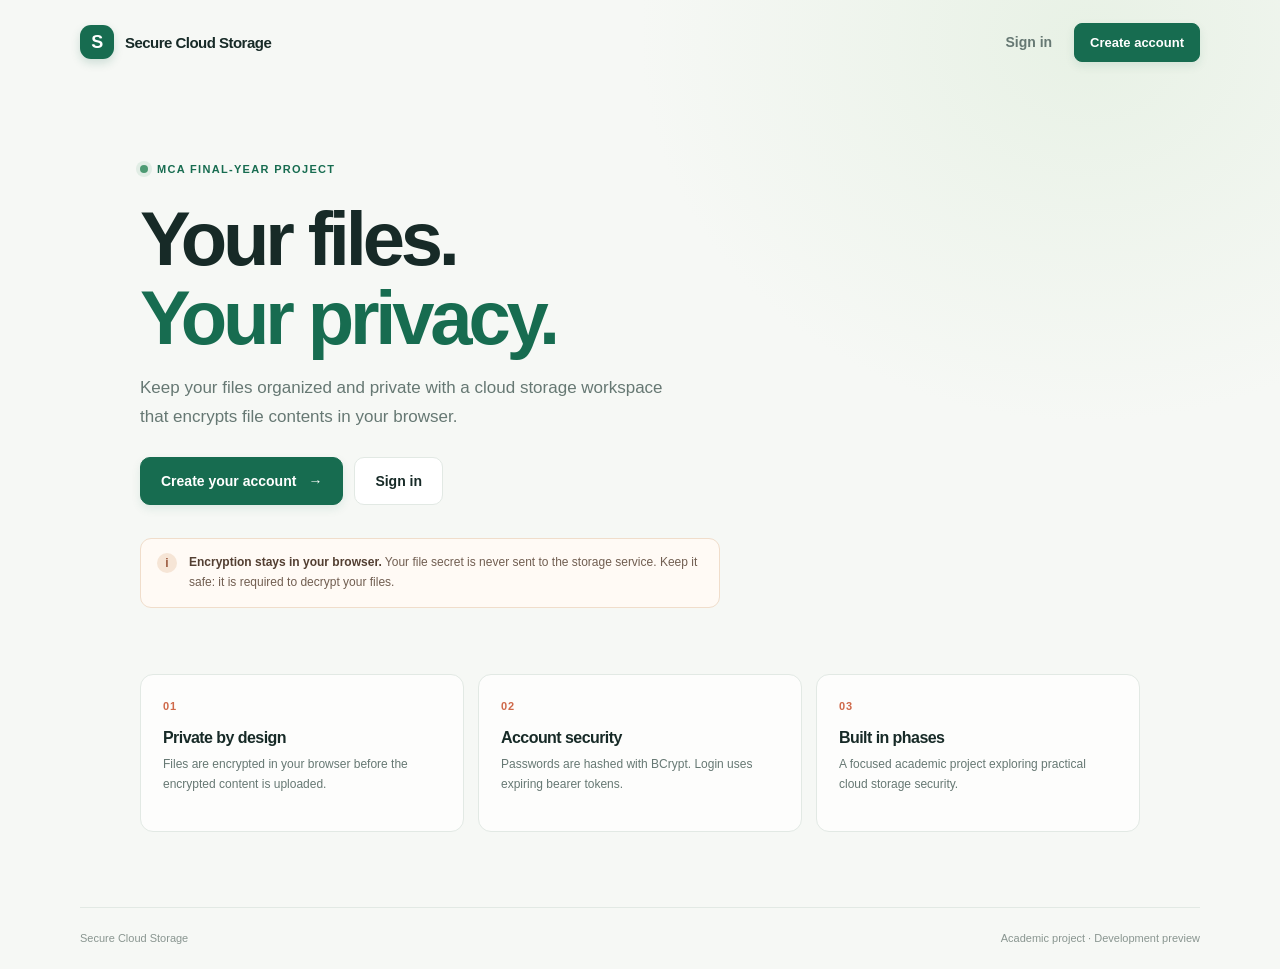
<file: frontend/index.html>
<!doctype html>
<html lang="en">
<head>
    <meta charset="utf-8">
    <meta name="viewport" content="width=device-width, initial-scale=1">
    <meta name="description" content="A secure cloud storage project in active development.">
    <title>Secure Cloud Storage</title>
    <link rel="stylesheet" href="css/style.css">
    <script src="js/api.js" defer></script>
    <script src="js/auth.js" defer></script>
</head>
<body data-page="home">
    <header class="site-header">
        <a class="brand" href="index.html" aria-label="Secure Cloud Storage home">
            <span class="brand-mark" aria-hidden="true">S</span>
            <span>Secure Cloud Storage</span>
        </a>
        <nav class="site-nav" aria-label="Main navigation">
            <a class="nav-link" href="login.html">Sign in</a>
            <a class="button button-small" href="register.html">Create account</a>
        </nav>
    </header>

    <main class="home-main">
        <section class="hero">
            <p class="eyebrow"><span class="status-dot"></span> MCA final-year project</p>
            <h1>Your files.<br><span class="text-accent">Your privacy.</span></h1>
            <p class="hero-copy">
                Keep your files organized and private with a cloud storage
                workspace that encrypts file contents in your browser.
            </p>
            <div class="hero-actions">
                <a class="button" href="register.html">Create your account <span aria-hidden="true">→</span></a>
                <a class="button button-secondary" href="login.html">Sign in</a>
            </div>
            <div class="notice" role="note">
                <span class="notice-icon" aria-hidden="true">i</span>
                <p><strong>Encryption stays in your browser.</strong> Your file secret is never sent to the storage service. Keep it safe: it is required to decrypt your files.</p>
            </div>
        </section>

        <section class="feature-grid" aria-label="Project principles">
            <article class="feature-card">
                <span class="feature-number">01</span>
                <h2>Private by design</h2>
                <p>Files are encrypted in your browser before the encrypted content is uploaded.</p>
            </article>
            <article class="feature-card">
                <span class="feature-number">02</span>
                <h2>Account security</h2>
                <p>Passwords are hashed with BCrypt. Login uses expiring bearer tokens.</p>
            </article>
            <article class="feature-card">
                <span class="feature-number">03</span>
                <h2>Built in phases</h2>
                <p>A focused academic project exploring practical cloud storage security.</p>
            </article>
        </section>
    </main>

    <footer class="site-footer">
        <span>Secure Cloud Storage</span>
        <span>Academic project · Development preview</span>
    </footer>
</body>
</html>
</file>
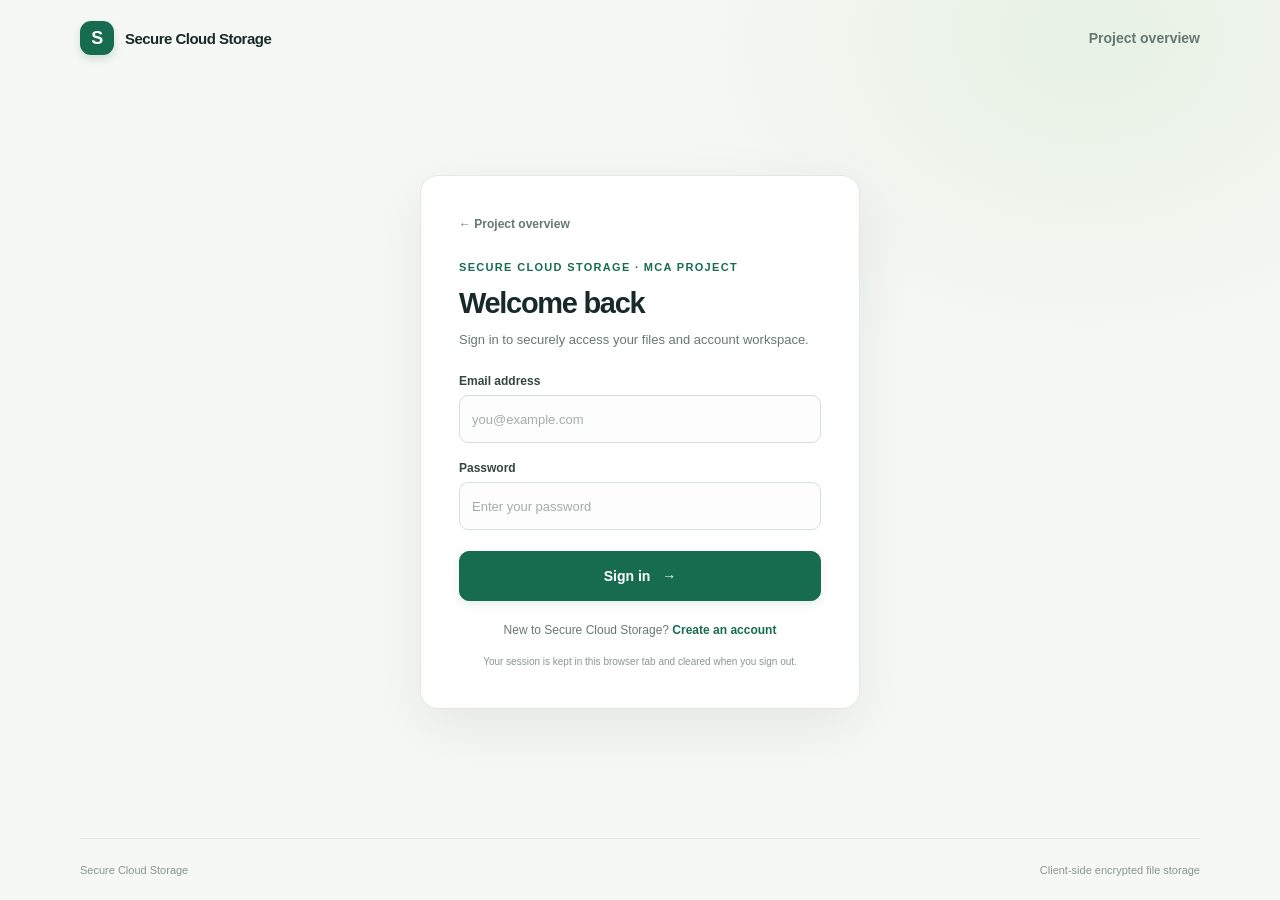
<file: frontend/dashboard.html>
<!doctype html>
<html lang="en">
<head>
    <meta charset="utf-8">
    <meta name="viewport" content="width=device-width, initial-scale=1">
    <meta name="description" content="Secure Cloud Storage account dashboard.">
    <title>Dashboard · Secure Cloud Storage</title>
    <link rel="stylesheet" href="css/style.css">
    <link rel="stylesheet" href="css/dashboard.css">
    <script src="js/api.js" defer></script>
    <script src="js/encryption.js" defer></script>
    <script src="js/dashboard.js" defer></script>
    <script src="js/file-manager.js" defer></script>
</head>
<body class="dashboard-page" data-page="dashboard">
    <header class="site-header dashboard-header">
        <a class="brand" href="dashboard.html" aria-label="Secure Cloud Storage dashboard">
            <span class="brand-mark" aria-hidden="true">S</span>
            <span>Secure Cloud Storage</span>
        </a>
        <div class="dashboard-actions">
            <span class="account-email" data-account-email aria-label="Signed-in account"></span>
            <button class="button button-secondary button-small" type="button" data-logout>Log out</button>
        </div>
    </header>
    <main class="dashboard-main">
        <section class="dashboard-welcome">
            <p class="eyebrow"><span class="status-dot"></span> Your private workspace</p>
            <h1>Welcome, <span data-user-name>there</span></h1>
            <p class="dashboard-intro">Upload, manage and securely retrieve your encrypted files.</p>
            <div class="form-message" data-message role="status" aria-live="polite" hidden></div>
        </section>

        <section class="dashboard-panel" aria-labelledby="storage-title">
            <div class="panel-icon" aria-hidden="true">
                <svg viewBox="0 0 48 48" focusable="false">
                    <path d="M8 15.5h13l3.5 4H40v15a3 3 0 0 1-3 3H11a3 3 0 0 1-3-3z"></path>
                    <path d="M8 15.5v-3a3 3 0 0 1 3-3h9l3.5 4H37a3 3 0 0 1 3 3v3"></path>
                </svg>
            </div>
            <div class="panel-copy">
                <p class="eyebrow">Encrypted file storage</p>
                <h2 id="storage-title">Upload a file securely</h2>
                <p>Your browser encrypts the file before sending ciphertext to the API. Use a separate encryption secret, not your account password. Losing it means the file cannot be decrypted.</p>
            </div>
            <span class="coming-soon">Up to 10 MiB per file</span>
        </section>

        <section class="account-panel upload-panel" aria-labelledby="upload-title">
            <div class="account-panel-heading">
                <div>
                    <p class="eyebrow">Client-side encryption</p>
                    <h2 id="upload-title">Upload encrypted file</h2>
                </div>
            </div>
            <form data-upload-form novalidate>
                <label class="field">
                    <span>Choose a file (up to 10 MiB)</span>
                    <input data-file-input name="file" type="file" required>
                </label>
                <label class="field">
                    <span>File-encryption secret</span>
                    <input data-encryption-secret name="encryptionSecret" type="password"
                           autocomplete="new-password" minlength="12" required>
                    <span class="field-hint">Separate from your login password. It is used only in this browser for encryption/decryption and is never sent to the server.</span>
                </label>
                <button class="button" type="submit" data-upload-submit>
                    <span class="button-spinner" data-upload-spinner aria-hidden="true" hidden></span>
                    <span data-upload-label>Encrypt and upload</span>
                </button>
                <div class="form-message" data-upload-message role="status"
                     aria-live="polite" hidden></div>
            </form>
        </section>

        <section class="account-panel files-panel" aria-labelledby="files-title">
            <div class="account-panel-heading">
                <div>
                    <p class="eyebrow">Private to your account</p>
                    <h2 id="files-title">Your files</h2>
                </div>
                <button class="button button-secondary button-small" type="button"
                        data-refresh-files>
                    <span class="button-spinner" data-refresh-spinner aria-hidden="true" hidden></span>
                    <span data-refresh-label>Refresh</span>
                </button>
            </div>
            <p class="file-list-message" data-file-list-message role="status" aria-live="polite">
                Loading your files…
            </p>
            <ul class="file-list" data-file-list></ul>
        </section>

        <section class="account-panel" aria-labelledby="account-title">
            <div class="account-panel-heading">
                <div>
                    <p class="eyebrow">Your details</p>
                    <h2 id="account-title">Account</h2>
                </div>
                <span class="account-badge">Signed in</span>
            </div>
            <dl class="account-details">
                <div>
                    <dt>Email address</dt>
                    <dd data-profile-email><span class="inline-spinner" aria-hidden="true"></span> Loading account…</dd>
                </div>
                <div>
                    <dt>Authentication</dt>
                    <dd>JWT bearer token</dd>
                </div>
                <div>
                    <dt>Session storage</dt>
                    <dd>This browser tab only</dd>
                </div>
            </dl>
        </section>
    </main>
    <footer class="site-footer dashboard-footer">
        <span>Secure Cloud Storage</span>
        <span>Client-side encryption · Private by account</span>
    </footer>
</body>
</html>
</file>
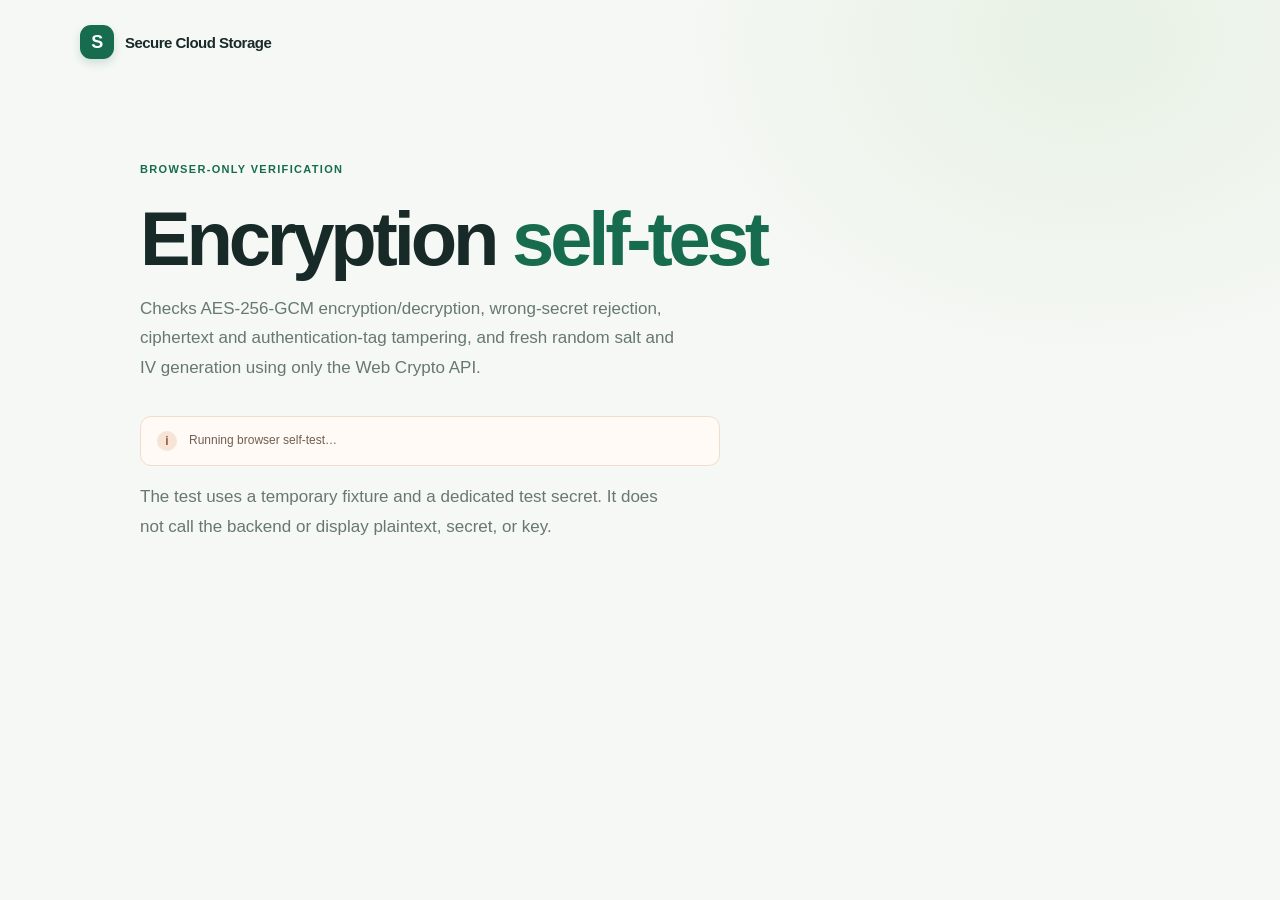
<file: frontend/encryption-test.html>
<!doctype html>
<html lang="en">
<head>
    <meta charset="utf-8">
    <meta name="viewport" content="width=device-width, initial-scale=1">
    <meta name="description" content="Browser-only Web Crypto encryption self-test.">
    <title>Encryption self-test · Secure Cloud Storage</title>
    <link rel="stylesheet" href="css/style.css">
    <script src="js/encryption.js" defer></script>
    <script src="js/encryption-test.js" defer></script>
</head>
<body>
    <header class="site-header">
        <a class="brand" href="index.html" aria-label="Secure Cloud Storage home">
            <span class="brand-mark" aria-hidden="true">S</span>
            <span>Secure Cloud Storage</span>
        </a>
    </header>
    <main class="home-main">
        <section class="hero">
            <p class="eyebrow">Browser-only verification</p>
            <h1>Encryption <span class="text-accent">self-test</span></h1>
            <p class="hero-copy">
                Checks AES-256-GCM encryption/decryption, wrong-secret rejection,
                ciphertext and authentication-tag tampering, and fresh random
                salt and IV generation using only the Web Crypto API.
            </p>
            <div class="notice" role="status" aria-live="polite">
                <span class="notice-icon" aria-hidden="true">i</span>
                <p data-test-result>Running browser self-test…</p>
            </div>
            <ul data-test-details aria-live="polite"></ul>
            <p class="hero-copy">
                The test uses a temporary fixture and a dedicated test secret.
                It does not call the backend or display plaintext, secret, or key.
            </p>
        </section>
    </main>
</body>
</html>
</file>
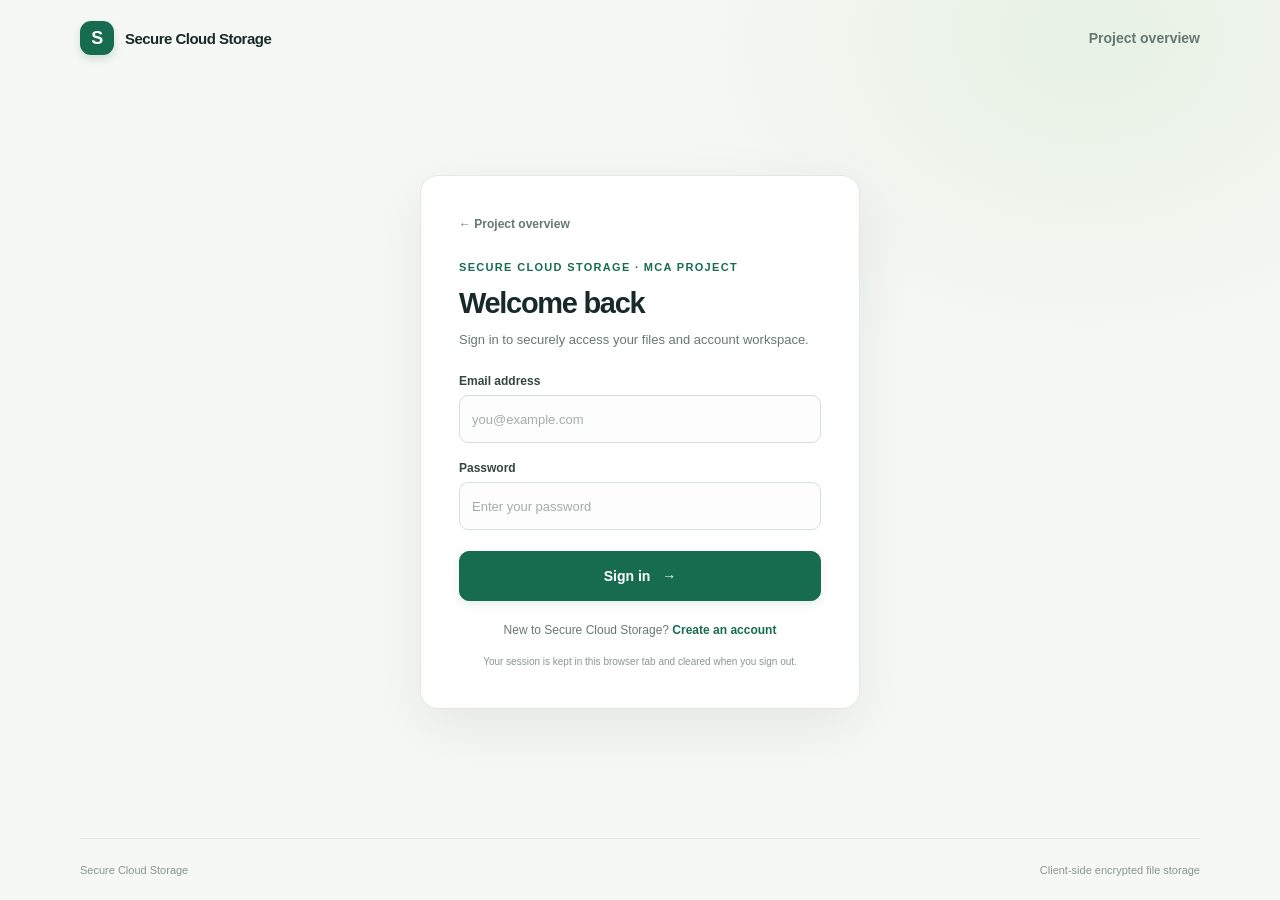
<file: frontend/login.html>
<!doctype html>
<html lang="en">
<head>
    <meta charset="utf-8">
    <meta name="viewport" content="width=device-width, initial-scale=1">
    <meta name="description" content="Sign in to Secure Cloud Storage.">
    <title>Sign in · Secure Cloud Storage</title>
    <link rel="stylesheet" href="css/style.css">
    <link rel="stylesheet" href="css/auth.css">
    <script src="js/api.js" defer></script>
    <script src="js/auth.js" defer></script>
</head>
<body class="auth-page" data-page="login">
    <header class="site-header auth-header">
        <a class="brand" href="index.html" aria-label="Secure Cloud Storage home">
            <span class="brand-mark" aria-hidden="true">S</span>
            <span>Secure Cloud Storage</span>
        </a>
        <a class="nav-link" href="index.html">Project overview</a>
    </header>
    <main class="auth-main">
        <section class="auth-card" aria-labelledby="page-title">
            <a class="back-link" href="index.html">← Project overview</a>
            <p class="eyebrow">Secure Cloud Storage · MCA project</p>
            <h1 id="page-title">Welcome back</h1>
            <p class="auth-intro">Sign in to securely access your files and account workspace.</p>

            <div class="form-message" data-message role="status" aria-live="polite" hidden></div>
            <form data-auth-form novalidate>
                <label class="field">
                    <span>Email address</span>
                    <input name="email" type="email" autocomplete="email" maxlength="254"
                           placeholder="you@example.com" required>
                </label>
                <label class="field">
                    <span>Password</span>
                    <input name="password" type="password" autocomplete="current-password"
                           maxlength="1024" placeholder="Enter your password" required>
                </label>
                <button class="button button-full" type="submit" data-submit>
                    <span data-submit-label>Sign in</span>
                    <span aria-hidden="true">→</span>
                </button>
            </form>
            <p class="auth-switch">New to Secure Cloud Storage? <a href="register.html">Create an account</a></p>
            <p class="auth-footnote">Your session is kept in this browser tab and cleared when you sign out.</p>
        </section>
    </main>
    <footer class="site-footer auth-footer">
        <span>Secure Cloud Storage</span>
        <span>Client-side encrypted file storage</span>
    </footer>
</body>
</html>
</file>
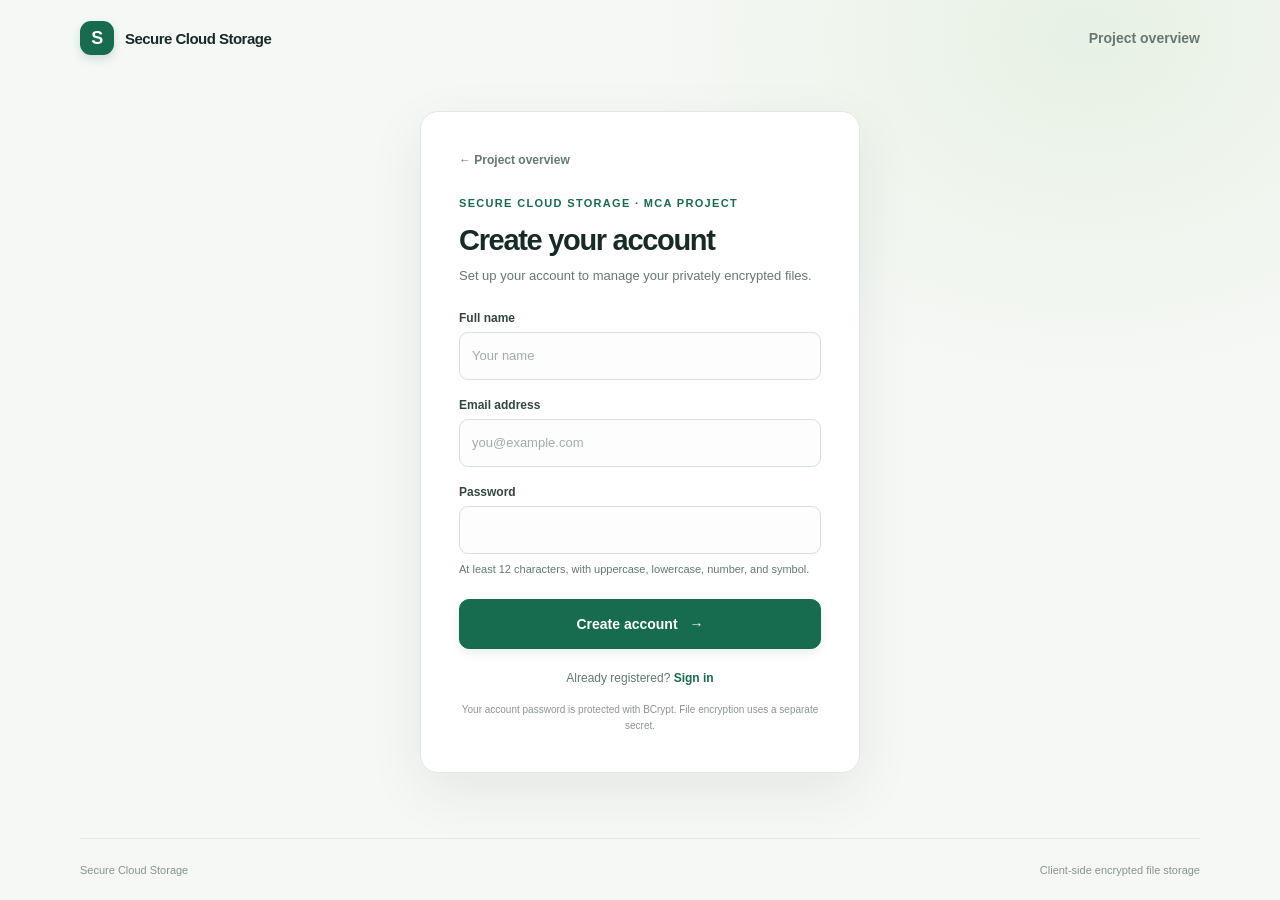
<file: frontend/register.html>
<!doctype html>
<html lang="en">
<head>
    <meta charset="utf-8">
    <meta name="viewport" content="width=device-width, initial-scale=1">
    <meta name="description" content="Create a Secure Cloud Storage account.">
    <title>Create account · Secure Cloud Storage</title>
    <link rel="stylesheet" href="css/style.css">
    <link rel="stylesheet" href="css/auth.css">
    <script src="js/api.js" defer></script>
    <script src="js/auth.js" defer></script>
</head>
<body class="auth-page" data-page="register">
    <header class="site-header auth-header">
        <a class="brand" href="index.html" aria-label="Secure Cloud Storage home">
            <span class="brand-mark" aria-hidden="true">S</span>
            <span>Secure Cloud Storage</span>
        </a>
        <a class="nav-link" href="index.html">Project overview</a>
    </header>
    <main class="auth-main">
        <section class="auth-card" aria-labelledby="page-title">
            <a class="back-link" href="index.html">← Project overview</a>
            <p class="eyebrow">Secure Cloud Storage · MCA project</p>
            <h1 id="page-title">Create your account</h1>
            <p class="auth-intro">Set up your account to manage your privately encrypted files.</p>

            <div class="form-message" data-message role="status" aria-live="polite" hidden></div>
            <form data-auth-form novalidate>
                <label class="field">
                    <span>Full name</span>
                    <input name="name" type="text" autocomplete="name" maxlength="100"
                           placeholder="Your name" required>
                </label>
                <label class="field">
                    <span>Email address</span>
                    <input name="email" type="email" autocomplete="email" maxlength="254"
                           placeholder="you@example.com" required>
                </label>
                <label class="field">
                    <span>Password</span>
                    <input name="password" type="password" autocomplete="new-password"
                           maxlength="72" aria-describedby="password-help" required>
                    <span class="field-hint" id="password-help">
                        At least 12 characters, with uppercase, lowercase, number, and symbol.
                    </span>
                </label>
                <button class="button button-full" type="submit" data-submit>
                    <span data-submit-label>Create account</span>
                    <span aria-hidden="true">→</span>
                </button>
            </form>
            <p class="auth-switch">Already registered? <a href="login.html">Sign in</a></p>
            <p class="auth-footnote">Your account password is protected with BCrypt. File encryption uses a separate secret.</p>
        </section>
    </main>
    <footer class="site-footer auth-footer">
        <span>Secure Cloud Storage</span>
        <span>Client-side encrypted file storage</span>
    </footer>
</body>
</html>
</file>
<file: frontend/css/style.css>
:root {
    color-scheme: light;
    --ink: #172a27;
    --ink-muted: #667873;
    --paper: #f6f8f5;
    --surface: #ffffff;
    --line: #e2e9e4;
    --green: #176c50;
    --green-dark: #105640;
    --green-soft: #e9f4ed;
    --coral: #cf694a;
    --danger: #a53333;
    --danger-soft: #fff0ed;
    --shadow: 0 18px 55px rgb(23 42 39 / 8%);
    font-family: "DM Sans", "Segoe UI", sans-serif;
    font-synthesis: none;
    text-rendering: optimizeLegibility;
}

* {
    box-sizing: border-box;
}

body {
    min-width: 320px;
    min-height: 100vh;
    margin: 0;
    color: var(--ink);
    background:
        radial-gradient(ellipse at 85% 4%, rgb(227 239 224 / 75%), transparent 28rem),
        var(--paper);
}

a {
    color: inherit;
}

button,
input {
    font: inherit;
}

button,
a {
    -webkit-tap-highlight-color: transparent;
}

.site-header {
    width: min(1120px, calc(100% - 48px));
    min-height: 84px;
    margin: 0 auto;
    display: flex;
    align-items: center;
    justify-content: space-between;
    gap: 24px;
}

.brand {
    display: inline-flex;
    align-items: center;
    gap: 11px;
    color: var(--ink);
    text-decoration: none;
    font-family: "Manrope", "Segoe UI", sans-serif;
    font-size: 15px;
    font-weight: 800;
    letter-spacing: -0.035em;
}

.brand-mark {
    width: 34px;
    height: 34px;
    display: grid;
    place-items: center;
    border-radius: 11px;
    color: #fff;
    background: var(--green);
    font-family: "Manrope", "Segoe UI", sans-serif;
    font-size: 18px;
    font-weight: 800;
    box-shadow: 0 4px 10px rgb(23 108 80 / 18%);
}

.site-nav,
.dashboard-actions {
    display: flex;
    align-items: center;
    gap: 22px;
}

.nav-link {
    color: var(--ink-muted);
    text-decoration: none;
    font-size: 14px;
    font-weight: 600;
    transition: color 150ms ease;
}

.nav-link:hover,
.back-link:hover {
    color: var(--green);
}

.button {
    min-height: 48px;
    padding: 0 20px;
    display: inline-flex;
    align-items: center;
    justify-content: center;
    gap: 12px;
    border: 1px solid var(--green);
    border-radius: 10px;
    color: #fff;
    background: var(--green);
    box-shadow: 0 4px 10px rgb(23 108 80 / 10%);
    text-decoration: none;
    font-size: 14px;
    font-weight: 700;
    cursor: pointer;
    transition: background 150ms ease, border-color 150ms ease, transform 150ms ease;
}

.button:hover {
    border-color: var(--green-dark);
    background: var(--green-dark);
    transform: translateY(-1px);
}

.button:focus-visible,
.nav-link:focus-visible,
.back-link:focus-visible,
.auth-switch a:focus-visible,
.dashboard-footer a:focus-visible {
    outline: 3px solid rgb(23 108 80 / 35%);
    outline-offset: 3px;
}

.button:disabled {
    opacity: 0.7;
    cursor: wait;
    transform: none;
}

.button-small {
    min-height: 39px;
    padding: 0 15px;
    border-radius: 8px;
    font-size: 13px;
}

.button-secondary {
    border-color: var(--line);
    color: var(--ink);
    background: var(--surface);
    box-shadow: none;
}

.button-secondary:hover {
    border-color: #c8d6cc;
    color: var(--green-dark);
    background: #f9fbf8;
}

.button-full {
    width: 100%;
    margin-top: 7px;
}

.home-main {
    width: min(1000px, calc(100% - 48px));
    margin: 0 auto;
}

.hero {
    max-width: 730px;
    padding: 77px 0 66px;
}

.eyebrow {
    margin: 0;
    display: flex;
    align-items: center;
    gap: 9px;
    color: var(--green);
    font-size: 11px;
    font-weight: 700;
    letter-spacing: 0.12em;
    line-height: 1.5;
    text-transform: uppercase;
}

.status-dot {
    width: 8px;
    height: 8px;
    flex: 0 0 8px;
    border-radius: 50%;
    background: #4d9a73;
    box-shadow: 0 0 0 4px rgb(77 154 115 / 12%);
}

h1,
h2,
p {
    margin-top: 0;
}

h1,
h2 {
    font-family: "Manrope", "Segoe UI", sans-serif;
    letter-spacing: -0.055em;
}

.hero h1 {
    margin: 21px 0 16px;
    font-size: clamp(48px, 7vw, 76px);
    font-weight: 800;
    line-height: 1.04;
}

.text-accent {
    color: var(--green);
}

.hero-copy {
    max-width: 540px;
    margin-bottom: 25px;
    color: var(--ink-muted);
    font-size: 17px;
    line-height: 1.75;
}

.hero-actions {
    display: flex;
    flex-wrap: wrap;
    gap: 11px;
}

.notice {
    max-width: 580px;
    margin-top: 33px;
    padding: 14px 16px;
    display: flex;
    align-items: flex-start;
    gap: 12px;
    border: 1px solid #f0ddcb;
    border-radius: 11px;
    background: #fffaf5;
}

.notice-icon {
    width: 20px;
    height: 20px;
    flex: 0 0 20px;
    display: grid;
    place-items: center;
    border-radius: 50%;
    color: #9a593e;
    background: #f6e5d6;
    font-size: 12px;
    font-weight: 700;
}

.notice p {
    margin: 0;
    color: #715e51;
    font-size: 12px;
    line-height: 1.65;
}

.notice strong {
    color: #533f32;
}

.feature-grid {
    padding-bottom: 75px;
    display: grid;
    grid-template-columns: repeat(3, 1fr);
    gap: 14px;
}

.feature-card {
    min-height: 158px;
    padding: 21px 22px;
    border: 1px solid var(--line);
    border-radius: 13px;
    background: rgb(255 255 255 / 76%);
}

.feature-number {
    color: var(--coral);
    font-family: "Manrope", "Segoe UI", sans-serif;
    font-size: 11px;
    font-weight: 800;
    letter-spacing: 0.08em;
}

.feature-card h2 {
    margin: 15px 0 7px;
    font-size: 16px;
    letter-spacing: -0.035em;
}

.feature-card p {
    margin: 0;
    color: var(--ink-muted);
    font-size: 12px;
    line-height: 1.7;
}

.site-footer {
    width: min(1120px, calc(100% - 48px));
    min-height: 62px;
    margin: 0 auto;
    display: flex;
    align-items: center;
    justify-content: space-between;
    gap: 16px;
    border-top: 1px solid var(--line);
    color: #899590;
    font-size: 11px;
}

.form-message {
    margin-bottom: 17px;
    padding: 11px 13px;
    border: 1px solid #cde2d3;
    border-radius: 9px;
    color: #245e41;
    background: #edf7ef;
    font-size: 13px;
    line-height: 1.6;
}

.form-message[data-kind="error"] {
    border-color: #f0c9c2;
    color: var(--danger);
    background: var(--danger-soft);
}

.form-message[hidden] {
    display: none;
}

@media (max-width: 680px) {
    .site-header,
    .site-footer {
        width: min(100% - 32px, 1120px);
    }

    .home-main {
        width: min(100% - 32px, 1000px);
    }

    .hero {
        padding: 54px 0 46px;
    }

    .hero-copy {
        font-size: 15px;
    }

    .feature-grid {
        grid-template-columns: 1fr;
        padding-bottom: 46px;
    }

    .feature-card {
        min-height: auto;
    }
}

@media (prefers-reduced-motion: reduce) {
    *,
    *::before,
    *::after {
        scroll-behavior: auto !important;
        transition-duration: 0.01ms !important;
    }
}
</file>
<file: frontend/css/dashboard.css>
.dashboard-page {
    display: flex;
    flex-direction: column;
}

.dashboard-header {
    width: min(1040px, calc(100% - 48px));
}

.dashboard-actions {
    gap: 15px;
}

.account-email {
    max-width: 260px;
    overflow: hidden;
    color: var(--ink-muted);
    font-size: 12px;
    text-overflow: ellipsis;
    white-space: nowrap;
}

.dashboard-main {
    width: min(960px, calc(100% - 48px));
    flex: 1;
    margin: 0 auto;
    padding: 53px 0 67px;
}

.dashboard-welcome h1 {
    margin: 11px 0 7px;
    font-size: clamp(34px, 5vw, 45px);
    line-height: 1.15;
}

.dashboard-welcome h1 span {
    color: var(--green);
    overflow-wrap: anywhere;
}

.dashboard-intro {
    margin: 0;
    color: var(--ink-muted);
    font-size: 14px;
    line-height: 1.7;
}

.dashboard-welcome .form-message {
    margin-top: 17px;
}

.dashboard-panel {
    margin-top: 34px;
    padding: 24px;
    display: grid;
    grid-template-columns: 52px minmax(0, 1fr) auto;
    align-items: center;
    gap: 19px;
    border: 1px solid #dfebe2;
    border-radius: 14px;
    background: #f0f6f0;
}

.panel-icon {
    width: 52px;
    height: 52px;
    display: grid;
    place-items: center;
    border-radius: 13px;
    color: var(--green);
    background: #e2eee3;
}

.panel-icon svg {
    width: 29px;
    height: 29px;
    fill: none;
    stroke: currentColor;
    stroke-linecap: round;
    stroke-linejoin: round;
    stroke-width: 1.7;
}

.panel-copy .eyebrow {
    font-size: 9px;
}

.panel-copy h2 {
    margin: 6px 0 5px;
    font-size: 18px;
    letter-spacing: -0.04em;
}

.panel-copy p:last-child {
    max-width: 570px;
    margin: 0;
    color: var(--ink-muted);
    font-size: 12px;
    line-height: 1.65;
}

.coming-soon {
    padding: 7px 10px;
    border: 1px solid #d8e5d8;
    border-radius: 999px;
    color: #627966;
    background: rgb(255 255 255 / 55%);
    font-size: 10px;
    font-weight: 700;
    white-space: nowrap;
}

.account-panel {
    margin-top: 20px;
    padding: 24px;
    border: 1px solid var(--line);
    border-radius: 14px;
    background: var(--surface);
}

.upload-panel form {
    padding: 18px 0 14px;
    display: grid;
    gap: 16px;
}

.upload-panel [data-upload-form] {
    position: relative;
}

.upload-panel .field {
    display: grid;
    gap: 8px;
    color: #35463f;
    font-size: 12px;
    font-weight: 600;
}

.upload-panel input[type="file"],
.upload-panel input[type="password"] {
    width: 100%;
    min-height: 43px;
    padding: 10px 12px;
    border: 1px solid var(--line);
    border-radius: 8px;
    color: var(--ink);
    background: #fff;
    font: inherit;
}

.upload-panel input[type="file"] {
    min-height: 52px;
    padding: 12px;
    border-style: dashed;
    border-color: #bdcec2;
    background: #f9fbf9;
    cursor: pointer;
}

.upload-panel input[type="file"]::file-selector-button {
    margin-right: 12px;
    padding: 7px 10px;
    border: 1px solid #dce6df;
    border-radius: 6px;
    color: var(--green-dark);
    background: #fff;
    font: inherit;
    font-weight: 700;
    cursor: pointer;
}

.upload-panel input:focus {
    outline: 3px solid rgb(50 112 76 / 16%);
    border-color: var(--green);
}

.upload-panel .field-hint {
    color: var(--ink-muted);
    font-size: 11px;
    font-weight: 400;
    line-height: 1.5;
}

.upload-panel [data-upload-submit] {
    justify-self: start;
}

.file-list-message {
    margin: 14px 0;
    color: var(--ink-muted);
    font-size: 12px;
    line-height: 1.6;
}

.file-list-message[aria-busy="true"] {
    display: flex;
    align-items: center;
    gap: 9px;
}

.file-list-message[aria-busy="true"]::before {
    width: 14px;
    height: 14px;
    border: 2px solid #d7e5db;
    border-top-color: var(--green);
    border-radius: 50%;
    content: "";
    animation: spin 700ms linear infinite;
}

.file-list-message[data-kind="error"] {
    color: var(--danger);
}

.file-list {
    margin: 0;
    padding: 0;
    list-style: none;
}

.file-list-item {
    min-height: 76px;
    display: grid;
    grid-template-columns: minmax(0, 1fr) auto;
    align-items: center;
    gap: 12px;
    border-top: 1px solid #edf0ed;
}

.file-list-name {
    overflow: hidden;
    color: #35463f;
    font-size: 13px;
    font-weight: 600;
    text-overflow: ellipsis;
}

.file-list-meta {
    margin-top: 5px;
    color: var(--ink-muted);
    font-size: 11px;
}

.file-list-size {
    color: var(--ink-muted);
    font-size: 11px;
    white-space: nowrap;
}

.file-list-actions {
    display: flex;
    align-items: center;
    justify-content: flex-end;
    gap: 8px;
}

.file-download-button,
.file-delete-button {
    min-height: 34px;
    padding: 7px 11px;
    border: 1px solid var(--line);
    border-radius: 7px;
    color: var(--green);
    background: #fff;
    font: inherit;
    font-size: 11px;
    font-weight: 700;
    cursor: pointer;
    transition: background 150ms ease, border-color 150ms ease;
}

.file-download-button:hover {
    background: var(--green-soft);
}

.file-delete-button {
    border-color: #f0d7d2;
    color: var(--danger);
}

.file-delete-button:hover {
    border-color: #e6bcb4;
    background: var(--danger-soft);
}

.file-download-button:disabled,
.file-delete-button:disabled {
    opacity: 0.55;
    cursor: wait;
}

.file-download-button:focus-visible,
.file-delete-button:focus-visible,
.account-panel button:focus-visible,
.upload-panel input:focus-visible {
    outline: 3px solid rgb(23 108 80 / 24%);
    outline-offset: 2px;
}

.account-panel-heading {
    padding-bottom: 17px;
    display: flex;
    align-items: center;
    justify-content: space-between;
    gap: 16px;
    border-bottom: 1px solid #edf0ed;
}

.account-panel-heading h2 {
    margin: 5px 0 0;
    font-size: 19px;
}

.account-panel-heading .eyebrow {
    font-size: 9px;
}

.account-badge {
    padding: 6px 9px;
    border-radius: 999px;
    color: #276244;
    background: var(--green-soft);
    font-size: 10px;
    font-weight: 700;
}

.account-details {
    margin: 0;
}

.account-details > div {
    min-height: 53px;
    display: grid;
    grid-template-columns: 180px minmax(0, 1fr);
    align-items: center;
    gap: 12px;
    border-bottom: 1px solid #edf0ed;
}

.account-details > div:last-child {
    border-bottom: 0;
}

.account-details dt {
    color: var(--ink-muted);
    font-size: 12px;
}

.account-details dd {
    margin: 0;
    color: #35463f;
    overflow-wrap: anywhere;
    font-size: 12px;
    font-weight: 600;
}

.button-spinner,
.inline-spinner {
    width: 14px;
    height: 14px;
    display: inline-block;
    border: 2px solid rgb(255 255 255 / 45%);
    border-top-color: currentColor;
    border-radius: 50%;
    animation: spin 700ms linear infinite;
}

.button-secondary .button-spinner {
    border-color: #d9e3dc;
    border-top-color: var(--green);
}

.inline-spinner {
    display: inline-block;
    margin-right: 5px;
    vertical-align: -2px;
    border-color: #d9e3dc;
    border-top-color: var(--green);
}

[hidden].button-spinner {
    display: none;
}

@keyframes spin {
    to {
        transform: rotate(360deg);
    }
}

.dashboard-footer {
    width: min(1040px, calc(100% - 48px));
}

.dashboard-footer a {
    color: var(--ink-muted);
    text-decoration: none;
}

.dashboard-footer a:hover {
    color: var(--green);
}

@media (max-width: 700px) {
    .dashboard-header,
    .dashboard-footer {
        width: calc(100% - 32px);
    }

    .dashboard-main {
        width: calc(100% - 32px);
        padding: 38px 0 49px;
    }

    .dashboard-panel {
        grid-template-columns: 44px minmax(0, 1fr);
        gap: 14px;
        padding: 18px;
    }

    .panel-icon {
        width: 44px;
        height: 44px;
    }

    .coming-soon {
        grid-column: 2;
        justify-self: start;
    }

    .account-panel {
        padding: 19px 17px;
    }

    .file-list-item {
        padding: 13px 0;
        grid-template-columns: 1fr;
        gap: 10px;
    }

    .file-list-actions {
        justify-content: flex-start;
        flex-wrap: wrap;
    }

    .file-list-size {
        margin-right: auto;
    }

    .account-details > div {
        grid-template-columns: 125px minmax(0, 1fr);
    }

    .account-email {
        max-width: 140px;
    }
}

@media (max-width: 430px) {
    .dashboard-header .brand {
        gap: 8px;
        font-size: 12px;
    }

    .dashboard-actions {
        gap: 8px;
    }

    .account-email {
        display: none;
    }

    .dashboard-welcome h1 {
        font-size: 33px;
    }

    .account-panel-heading {
        gap: 10px;
    }

    .account-details > div {
        grid-template-columns: 1fr;
        gap: 5px;
        padding: 11px 0;
    }
}
</file>
<file: frontend/css/auth.css>
.auth-page {
    display: flex;
    flex-direction: column;
}

.auth-header {
    width: min(1120px, calc(100% - 48px));
}

.auth-main {
    flex: 1;
    padding: 22px 16px 52px;
    display: grid;
    place-items: center;
}

.auth-card {
    width: min(100%, 440px);
    padding: 38px;
    border: 1px solid var(--line);
    border-radius: 18px;
    background: var(--surface);
    box-shadow: var(--shadow);
}

.back-link {
    display: inline-block;
    margin-bottom: 28px;
    color: var(--ink-muted);
    text-decoration: none;
    font-size: 12px;
    font-weight: 600;
}

.auth-card h1 {
    margin: 10px 0 7px;
    font-size: 29px;
    line-height: 1.25;
}

.auth-intro {
    margin-bottom: 24px;
    color: var(--ink-muted);
    font-size: 13px;
    line-height: 1.65;
}

.auth-card form {
    display: grid;
    gap: 18px;
}

.field {
    display: grid;
    gap: 7px;
}

.field > span:first-child {
    color: #344640;
    font-size: 12px;
    font-weight: 700;
}

.field input {
    width: 100%;
    min-height: 46px;
    padding: 0 12px;
    border: 1px solid #dce5df;
    border-radius: 8px;
    outline: none;
    color: var(--ink);
    background: #fff;
    font-size: 13px;
    transition: border-color 150ms ease, box-shadow 150ms ease;
}

.field input::placeholder {
    color: #a2ada8;
}

.field input:focus {
    border-color: #6ba287;
    box-shadow: 0 0 0 3px rgb(23 108 80 / 10%);
}

.field input[aria-invalid="true"] {
    border-color: #c66256;
}

.field-hint {
    color: var(--ink-muted);
    font-size: 11px;
    line-height: 1.55;
}

.auth-switch {
    margin: 22px 0 0;
    color: var(--ink-muted);
    text-align: center;
    font-size: 12px;
}

.auth-switch a {
    color: var(--green);
    font-weight: 700;
    text-decoration: none;
}

.auth-switch a:hover {
    text-decoration: underline;
}

.auth-header {
    min-height: 76px;
}

.auth-main {
    position: relative;
}

.auth-card h1 {
    letter-spacing: -0.045em;
}

.auth-card .button-full {
    min-height: 50px;
    margin-top: 3px;
}

.auth-card .form-message {
    margin-top: 18px;
}

.auth-card .field input {
    min-height: 48px;
    border-color: #d7e1db;
    border-radius: 9px;
    background: #fcfdfc;
}

.auth-card .field input:hover {
    border-color: #aebfb4;
}

.auth-card .field input:focus {
    border-color: var(--green);
    box-shadow: 0 0 0 4px rgb(23 108 80 / 9%);
}

.auth-footnote {
    margin: 17px 0 0;
    color: #8a9691;
    text-align: center;
    font-size: 10px;
    line-height: 1.6;
}

.auth-footer {
    width: min(1120px, calc(100% - 48px));
}

@media (max-width: 520px) {
    .auth-header,
    .auth-footer {
        width: calc(100% - 32px);
    }

    .auth-card {
        padding: 28px 22px;
    }

    .auth-card h1 {
        font-size: 25px;
    }
}
</file>
